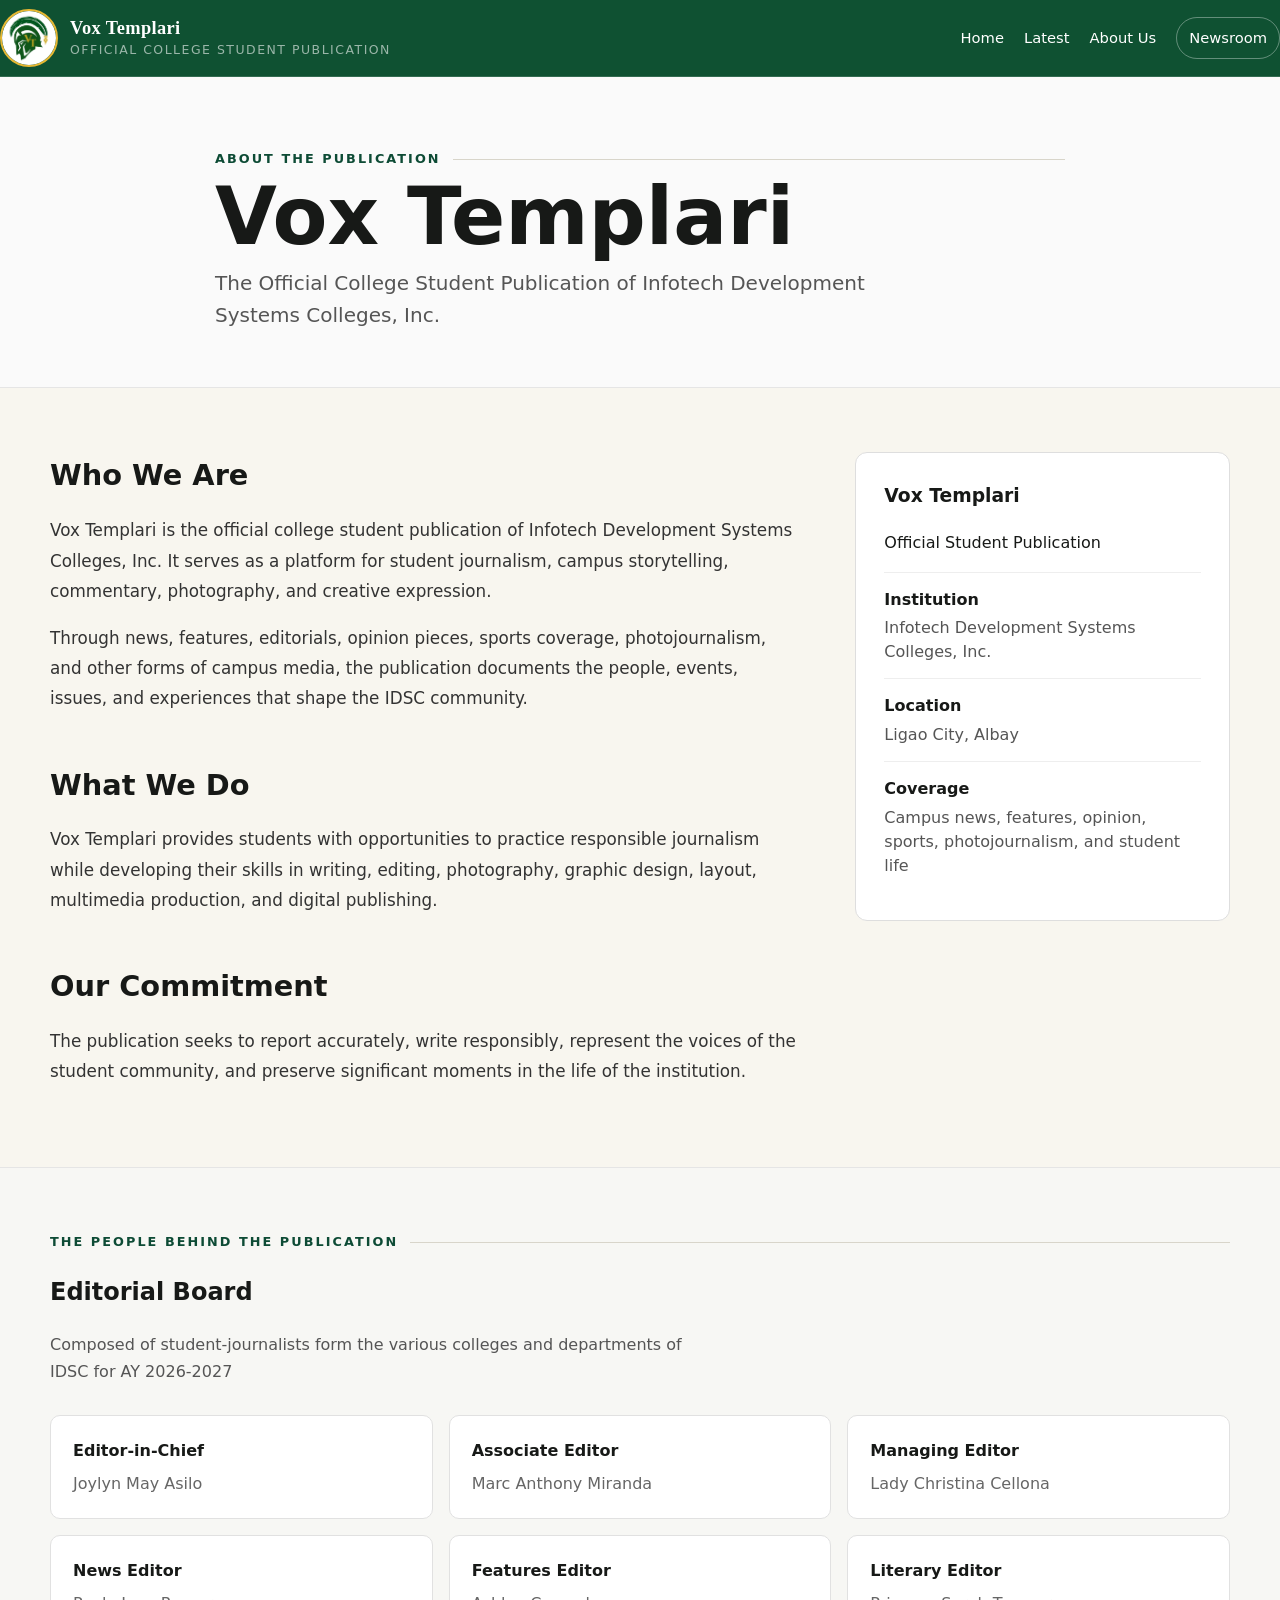
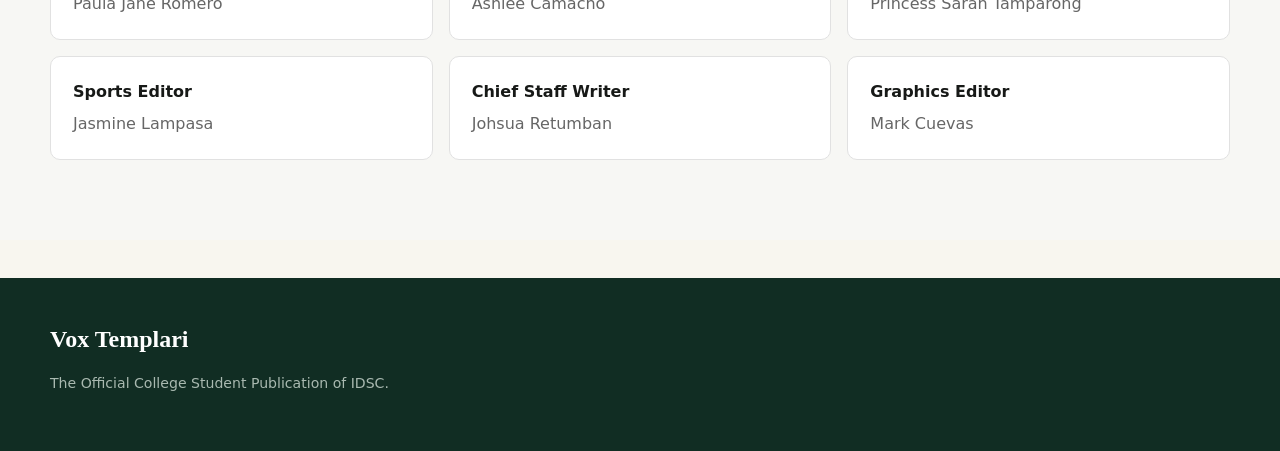
<file: about.html>
<!doctype html>
<html lang="en">

<head>
  <meta charset="utf-8">

  <meta
    name="viewport"
    content="width=device-width, initial-scale=1"
  >

  <title>About Us | Vox Templari</title>

  <meta
    name="description"
    content="Learn more about Vox Templari, the Official College Student Publication of Infotech Development Systems Colleges, Inc."
  >

  <link
    rel="stylesheet"
    href="styles.css"
  >
</head>


<body>


<!-- =========================================================
     HEADER
     ========================================================= -->

<header class="site-header">

  <div class="container header-row">

    <a
      class="brand"
      href="/"
    >

      <div class="brand-mark">
        <img
          <img src="assets/vox-templari-logo.png" 
          alt="Vox Templari Logo">
      </div>

      <div>

        <div class="brand-title">
          Vox Templari
        </div>

        <div class="brand-sub">
          Official College Student Publication
        </div>

      </div>

    </a>


    <button
      id="menuBtn"
      class="mobile-menu"
      type="button"
      aria-label="Open menu"
    >
      ☰
    </button>


    <nav
      id="mainNav"
      class="nav"
    >

      <a href="/">
        Home
      </a>

      <a href="/#latest">
        Latest
      </a>

      <a
        href="/about.html"
        class="active"
      >
        About Us
      </a>

      <a
        href="/admin.html"
        class="nav-admin"
      >
        Newsroom
      </a>

    </nav>

  </div>

</header>


<!-- =========================================================
     ABOUT HERO
     ========================================================= -->

<main>

  <section class="about-hero">

    <div class="container about-hero-inner">

      <div class="section-kicker">
        About the Publication
      </div>

      <h1>
        Vox Templari
      </h1>

      <p class="about-lead">
        The Official College Student Publication of
        Infotech Development Systems Colleges, Inc.
      </p>

    </div>

  </section>


  <!-- =======================================================
       ABOUT CONTENT
       ======================================================= -->

  <section class="about-section">

    <div class="container about-grid">

      <div class="about-main">

        <h2>
          Who We Are
        </h2>

        <p>
          Vox Templari is the official college student publication of
          Infotech Development Systems Colleges, Inc. It serves
          as a platform for student journalism, campus
          storytelling, commentary, photography, and creative
          expression.
        </p>

        <p>
          Through news, features, editorials, opinion pieces,
          sports coverage, photojournalism, and other forms of
          campus media, the publication documents the people,
          events, issues, and experiences that shape the IDSC
          community.
        </p>


        <h2>
          What We Do
        </h2>

        <p>
          Vox Templari provides students with opportunities to
          practice responsible journalism while developing their
          skills in writing, editing, photography, graphic
          design, layout, multimedia production, and digital
          publishing.
        </p>

        <h2>
          Our Commitment
        </h2>

        <p>
          The publication seeks to report accurately, write
          responsibly, represent the voices of the student
          community, and preserve significant moments in the
          life of the institution.
        </p>

      </div>


      <aside class="about-sidebar">

        <div class="about-card">

          <h3>
            Vox Templari
          </h3>

          <p>
            Official Student Publication
          </p>

          <div class="about-detail">
            <strong>Institution</strong>
            <span>
              Infotech Development Systems Colleges, Inc.
            </span>
          </div>

          <div class="about-detail">
            <strong>Location</strong>
            <span>
              Ligao City, Albay
            </span>
          </div>

          <div class="about-detail">
            <strong>Coverage</strong>
            <span>
              Campus news, features, opinion, sports,
              photojournalism, and student life
            </span>
          </div>

        </div>

      </aside>

    </div>

  </section>


  <!-- =======================================================
       EDITORIAL BOARD
       ======================================================= -->

  <section class="about-board-section">

    <div class="container">

      <div class="section-kicker">
        The People Behind the Publication
      </div>

      <h2>
        Editorial Board
      </h2>

      <p class="about-board-intro">
        Composed of student-journalists form the various colleges and departments of IDSC for AY 2026-2027
      </p>


      <div class="board-grid">

        <div class="board-card">
          <strong>Editor-in-Chief</strong>
          <span>Joylyn May Asilo</span>
        </div>

        <div class="board-card">
          <strong>Associate Editor</strong>
          <span>Marc Anthony Miranda</span>
        </div>

        <div class="board-card">
          <strong>Managing Editor</strong>
          <span>Lady Christina Cellona</span>
        </div>

        <div class="board-card">
          <strong>News Editor</strong>
          <span>Paula Jane Romero</span>
        </div>

        <div class="board-card">
          <strong>Features Editor</strong>
          <span>Ashlee Camacho</span>
        </div>

        <div class="board-card">
          <strong>Literary Editor</strong>
          <span>Princess Sarah Tamparong</span>
        </div>

         <div class="board-card">
          <strong>Sports Editor</strong>
          <span>Jasmine Lampasa</span>
        </div>

        <div class="board-card">
          <strong>Chief Staff Writer</strong>
          <span>Johsua Retumban</span>
        </div>
        
        <div class="board-card">
          <strong>Graphics Editor</strong>
          <span>Mark Cuevas</span>
        </div>

      </div>

    </div>

  </section>

</main>


<!-- =========================================================
     FOOTER
     ========================================================= -->

<footer class="site-footer">

  <div class="container">

    <div class="footer-title">
      Vox Templari
    </div>

    <p class="footer-small">
      The Official College Student Publication of IDSC.
    </p>

  </div>

</footer>


<script>

  const menuBtn =
    document.querySelector("#menuBtn");

  const mainNav =
    document.querySelector("#mainNav");


  menuBtn?.addEventListener(
    "click",
    () => {

      mainNav?.classList.toggle(
        "open"
      );

    }
  );

</script>

</body>
</html>
</file>
<file: styles.css>
:root {
  --green: #0d4b35;
  --green-2: #153f31;
  --gold: #e6b733;
  --ink: #171917;
  --muted: #6b716d;
  --paper: #f8f6ef;
  --white: #ffffff;
  --line: #d8d5ca;
  --danger: #a62a2a;
  --shadow: 0 12px 34px rgba(20, 34, 27, .09);
  --radius: 16px;
}

* { box-sizing: border-box; }
html { scroll-behavior: smooth; }
body {
  margin: 0;
  font-family: Inter, ui-sans-serif, system-ui, -apple-system, BlinkMacSystemFont, "Segoe UI", sans-serif;
  color: var(--ink);
  background: var(--paper);
  line-height: 1.6;
}
a { color: inherit; text-decoration: none; }
img { max-width: 100%; display: block; }
button, input, select, textarea { font: inherit; }
button { cursor: pointer; }

.container { width: min(1180px, calc(100% - 32px)); margin-inline: auto; }
.site-header {
  background: var(--green);
  color: white;
  border-bottom: 4px solid var(--gold);
  position: sticky;
  top: 0;
  z-index: 20;
}
.header-row { display:flex; align-items:center; justify-content:space-between; gap:24px; min-height:76px; }
.brand { display:flex; align-items:center; gap:14px; }
.brand-mark {
  width: 42px; height: 42px; border:2px solid var(--gold); border-radius:50%;
  display:grid; place-items:center; font-family: Trajan Pro, serif; font-weight:800; color:var(--gold);
}
.brand-title { font-family: Trajan Pro, 'Times New Roman', serif; font-size:1.35rem; font-weight:800; letter-spacing:.02em; }
.brand-sub { font-size:.72rem; opacity:.78; text-transform:uppercase; letter-spacing:.12em; }
.nav { display:flex; flex-wrap:wrap; align-items:center; gap:16px; font-size:.92rem; }
.nav a:hover { color:var(--gold); }
.nav-admin { padding:8px 12px; border:1px solid rgba(255,255,255,.35); border-radius:999px; }
.mobile-menu { display:none; background:none; border:0; color:#fff; font-size:1.45rem; }

.masthead { padding:48px 0 22px; border-bottom:1px solid var(--line); }
.masthead h1 { margin:0; font-family:Trajan Pro,serif; font-size:clamp(2.7rem, 7vw, 6.5rem); line-height:.9; letter-spacing:-.04em; }
.masthead p { margin:16px 0 0; max-width:680px; color:var(--muted); }
.section-kicker { display:flex; align-items:center; gap:12px; font-size:.8rem; letter-spacing:.16em; font-weight:800; text-transform:uppercase; color:var(--green); }
.section-kicker::after { content:""; height:1px; background:var(--line); flex:1; }

.hero { display:grid; grid-template-columns: 1.8fr 1fr; gap:24px; padding:34px 0 8px; }
.hero-main, .hero-side-card, .story-card { background:var(--white); border:1px solid var(--line); box-shadow:var(--shadow); }
.hero-main { border-radius:var(--radius); overflow:hidden; }
.hero-image { aspect-ratio:16/9; object-fit:cover; width:100%; background:#e8e5db; }
.hero-copy { padding:26px; }
.story-meta { color:var(--muted); font-size:.84rem; display:flex; flex-wrap:wrap; gap:9px; align-items:center; }
.story-category { color:var(--green); font-weight:800; text-transform:uppercase; letter-spacing:.08em; }
.hero-copy h2 { font-family:Georgia,serif; font-size:clamp(2rem,4vw,3.8rem); line-height:1.02; margin:12px 0; }
.deck { color:#4e544f; font-size:1.05rem; }
.hero-side { display:grid; gap:16px; }
.hero-side-card { border-radius:14px; overflow:hidden; display:grid; grid-template-columns: 118px 1fr; min-height:118px; }
.hero-side-card img { height:100%; width:100%; object-fit:cover; background:#e8e5db; }
.hero-side-copy { padding:15px; }
.hero-side-copy h3 { font-family:Georgia,serif; font-size:1.08rem; line-height:1.15; margin:6px 0 0; }

.section { padding:44px 0; }
.section-head { display:flex; justify-content:space-between; gap:20px; align-items:end; margin-bottom:20px; }
.section-head h2 { font-family:Georgia,serif; font-size:2.15rem; margin:0; }
.filters { display:flex; flex-wrap:wrap; gap:8px; }
.filter-btn { border:1px solid var(--line); background:#fff; border-radius:999px; padding:8px 13px; }
.filter-btn.active { background:var(--green); color:white; border-color:var(--green); }
.story-grid { display:grid; grid-template-columns: repeat(3, 1fr); gap:20px; }
.story-card { border-radius:14px; overflow:hidden; transition:.18s ease; }
.story-card:hover { transform:translateY(-3px); }
.story-card img { aspect-ratio:16/10; object-fit:cover; width:100%; background:#e8e5db; }
.story-card-copy { padding:18px; }
.story-card h3 { font-family:Georgia,serif; font-size:1.42rem; line-height:1.16; margin:9px 0; }
.story-card p { color:var(--muted); margin:0; font-size:.94rem; }
.empty { border:1px dashed var(--line); padding:28px; border-radius:14px; color:var(--muted); background:#fff; }

.site-footer { background:#112d23; color:#dbe5df; padding:42px 0; margin-top:38px; }
.footer-grid { display:grid; grid-template-columns:2fr 1fr 1fr; gap:28px; }
.footer-title { color:white; font-family:Georgia,serif; font-size:1.5rem; font-weight:700; }
.footer-small { color:#a9b9b0; font-size:.88rem; }

.article-shell { width:min(820px, calc(100% - 32px)); margin:46px auto; }
.article-shell .article-category { color:var(--green); font-weight:800; text-transform:uppercase; letter-spacing:.1em; font-size:.82rem; }
.article-shell h1 { font-family:Georgia,serif; font-size:clamp(2.5rem,6vw,4.8rem); line-height:1.02; margin:12px 0 16px; letter-spacing:-.025em; }
.article-deck { font-size:1.25rem; color:#555d57; }
.article-hero { width:min(1100px, calc(100% - 32px)); margin:30px auto; border-radius:18px; max-height:660px; object-fit:cover; }
.article-body { font-family:Georgia, 'Times New Roman', serif; font-size:1.16rem; line-height:1.82; }
.article-body p { margin:0 0 1.35em; }
.article-body h2, .article-body h3 { line-height:1.2; margin-top:1.8em; }
.article-body blockquote { border-left:4px solid var(--gold); margin:1.7em 0; padding:2px 0 2px 22px; color:#48504b; font-style:italic; }
.byline { margin:20px 0 28px; color:var(--muted); }

/* Admin */
.admin-body { background:#eef1ee; }
.admin-top { background:var(--green); color:white; }
.admin-top .container { min-height:66px; display:flex; align-items:center; justify-content:space-between; gap:20px; }
.admin-layout { display:grid; grid-template-columns:260px 1fr; min-height:calc(100vh - 66px); }
.sidebar { background:#17392d; color:#dae8df; padding:24px 18px; }
.sidebar button, .sidebar a { width:100%; display:block; text-align:left; color:inherit; background:transparent; border:0; padding:11px 12px; border-radius:9px; }
.sidebar button:hover, .sidebar a:hover { background:rgba(255,255,255,.08); }
.admin-main { padding:28px; min-width:0; }
.panel { background:white; border:1px solid #d7ded9; border-radius:14px; padding:22px; box-shadow:0 8px 25px rgba(30,50,38,.05); margin-bottom:22px; }
.panel h2, .panel h3 { margin-top:0; }
.form-grid { display:grid; grid-template-columns:1fr 1fr; gap:16px; }
.field { display:grid; gap:7px; }
.field.full { grid-column:1/-1; }
label { font-weight:700; font-size:.9rem; }
input, select, textarea { width:100%; border:1px solid #cbd4ce; border-radius:9px; background:#fff; padding:10px 12px; }
textarea { min-height:110px; resize:vertical; }
.editor-toolbar { display:flex; flex-wrap:wrap; align-items:center; gap:5px; padding:8px; border:1px solid #cbd4ce; border-bottom:0; border-radius:9px 9px 0 0; background:#f5f7f5; position:sticky; top:0; z-index:3; }
.editor-toolbar button { min-width:34px; border:1px solid #d5ddd8; border-radius:6px; background:#fff; padding:6px 9px; line-height:1.2; }
.editor-toolbar button:hover, .editor-toolbar button:focus-visible { border-color:#91a59a; background:#eef4f0; }
.editor-toolbar button[data-cmd="justifyCenter"] { text-align:center; }
.editor-toolbar button[data-cmd="justifyRight"] { text-align:right; }
.editor-select { width:auto; min-width:92px; max-width:170px; padding:6px 28px 6px 9px; border:1px solid #d5ddd8; border-radius:6px; background:#fff; }
.editor-font { min-width:128px; }
.editor-size { min-width:92px; }
.toolbar-separator { width:1px; height:26px; margin:0 3px; background:#d5ddd8; }
.rich-editor { min-height:340px; padding:18px; border:1px solid #cbd4ce; border-radius:0 0 9px 9px; background:#fff; overflow:auto; font-family:Georgia, 'Times New Roman', serif; font-size:1.05rem; line-height:1.75; }
.rich-editor:focus { outline:2px solid rgba(13,75,53,.2); }
.rich-editor h2, .rich-editor h3 { line-height:1.2; }
.rich-editor blockquote { border-left:4px solid var(--gold); margin:1.4em 0; padding:2px 0 2px 18px; color:#48504b; font-style:italic; }
@media (max-width: 700px) {
  .editor-toolbar { position:static; }
  .toolbar-separator { display:none; }
  .editor-font { flex:1 1 135px; }
  .editor-size { flex:1 1 100px; }
}
.actions { display:flex; flex-wrap:wrap; gap:10px; align-items:center; }
.btn { border:0; border-radius:9px; padding:10px 15px; font-weight:800; }
.btn-primary { background:var(--green); color:white; }
.btn-secondary { background:#e8ede9; color:#203c30; }
.btn-gold { background:var(--gold); color:#1c241e; }
.btn-danger { background:#fae5e5; color:var(--danger); }
.status { font-size:.88rem; color:var(--muted); }
.article-list { display:grid; gap:10px; }
.admin-item { border:1px solid #d9e0db; border-radius:10px; padding:13px; display:grid; grid-template-columns:1fr auto; gap:10px; background:#fff; }
.admin-item-title { font-weight:800; }
.badge { display:inline-block; border-radius:999px; padding:3px 8px; font-size:.72rem; font-weight:800; text-transform:uppercase; letter-spacing:.06em; background:#e8ede9; color:#375344; }
.badge.published { background:#dff2e7; color:#176137; }
.badge.draft { background:#fff2cc; color:#755a00; }
.drag-list { display:grid; gap:9px; }
.drag-item { border:1px solid #ccd5cf; background:#fff; padding:12px 14px; border-radius:9px; display:flex; align-items:center; gap:12px; cursor:grab; }
.drag-handle { color:#8e9992; font-size:1.25rem; }
.drag-item.dragging { opacity:.45; }
.login-wrap { min-height:100vh; display:grid; place-items:center; padding:24px; background:linear-gradient(135deg,#0d4b35,#17392d); }
.login-card { width:min(430px,100%); background:#fff; padding:30px; border-radius:18px; box-shadow:0 30px 70px rgba(0,0,0,.25); }
.login-card h1 { font-family:Georgia,serif; margin:0 0 5px; }
.login-card .field { margin:14px 0; }
.hidden { display:none !important; }
.notice { padding:11px 13px; border-radius:8px; background:#eef5f0; color:#234332; font-size:.9rem; }
.notice.error { background:#fae8e8; color:#7d2020; }

@media (max-width: 900px) {
  .hero, .story-grid, .footer-grid { grid-template-columns:1fr; }
  .hero-side { grid-template-columns:1fr 1fr; }
  .nav { display:none; position:absolute; top:76px; left:0; right:0; background:var(--green); padding:16px; border-top:1px solid rgba(255,255,255,.15); }
  .nav.open { display:flex; flex-direction:column; align-items:flex-start; }
  .mobile-menu { display:block; }
  .admin-layout { grid-template-columns:1fr; }
  .sidebar { display:flex; overflow:auto; gap:6px; padding:10px; }
  .sidebar button, .sidebar a { width:auto; white-space:nowrap; }
}
@media (max-width: 620px) {
  .hero-side { grid-template-columns:1fr; }
  .hero-side-card { grid-template-columns:100px 1fr; }
  .form-grid { grid-template-columns:1fr; }
  .field.full { grid-column:auto; }
  .admin-main { padding:15px; }
}
/* ============================================================
   VOX TEMPLARI
   HEADER + BRAND LOGO FIX
   Paste this entire section at the VERY BOTTOM of styles.css
   ============================================================ */


/* ------------------------------------------------------------
   MAIN HEADER
   ------------------------------------------------------------ */

.site-header {
  width: 100%;
  background: #ffffff;
  border-bottom: 1px solid #e5e5e5;
  position: relative;
  z-index: 100;
}


/* ------------------------------------------------------------
   HEADER INNER ROW
   Keeps logo/brand on LEFT and navigation on RIGHT
   ------------------------------------------------------------ */

.site-header .header-row {
  width: 100%;
  display: flex;
  align-items: center;
  justify-content: space-between;

  gap: 24px;

  margin: 0 auto;
}


/* ------------------------------------------------------------
   BRAND
   ------------------------------------------------------------ */

.site-header .brand {
  display: flex;
  align-items: center;
  justify-content: flex-start;

  gap: 12px;

  margin: 0 !important;
  padding: 0;

  text-align: left;

  text-decoration: none;

  flex: 0 0 auto;
}


/* ------------------------------------------------------------
   LOGO HOLDER
   ------------------------------------------------------------ */

.site-header .brand-mark {
  width: 58px;
  height: 58px;

  min-width: 58px;
  min-height: 58px;

  display: flex;
  align-items: center;
  justify-content: center;

  margin: 0 !important;
  padding: 0;

  overflow: hidden;

  border-radius: 50%;

  background: transparent;

  flex: 0 0 58px;
}


/* ------------------------------------------------------------
   ACTUAL LOGO IMAGE
   ------------------------------------------------------------ */

.site-header .brand-mark img {
  width: 100%;
  height: 100%;

  display: block;

  object-fit: contain;

  margin: 0;
  padding: 0;
}


/* ------------------------------------------------------------
   PUBLICATION NAME
   ------------------------------------------------------------ */

.site-header .brand-title {
  margin: 0;
  padding: 0;

  font-size: 1.15rem;
  font-weight: 700;
  line-height: 1.15;

  color: #111111;

  text-align: left;
}


/* ------------------------------------------------------------
   PUBLICATION SUBTITLE
   ------------------------------------------------------------ */

.site-header .brand-sub {
  margin-top: 3px;
  padding: 0;

  font-size: 0.78rem;
  line-height: 1.2;

  color: #666666;

  text-align: left;
}


/* ------------------------------------------------------------
   NAVIGATION
   ------------------------------------------------------------ */

.site-header .nav {
  display: flex;
  align-items: center;
  justify-content: flex-end;

  gap: 20px;

  margin-left: auto;
}


.site-header .nav a {
  text-decoration: none;
}


/* ------------------------------------------------------------
   MOBILE MENU BUTTON
   ------------------------------------------------------------ */

.site-header .mobile-menu {
  margin-left: auto;
}


/* ============================================================
   MOBILE HEADER
   ============================================================ */

@media (max-width: 768px) {

  .site-header .header-row {
    display: flex;
    align-items: center;
    justify-content: space-between;

    gap: 12px;
  }


  .site-header .brand {
    display: flex;
    align-items: center;
    justify-content: flex-start;

    margin: 0 !important;

    max-width: calc(100% - 60px);
  }


  .site-header .brand-mark {
    width: 48px;
    height: 48px;

    min-width: 48px;
    min-height: 48px;

    flex: 0 0 48px;

    margin: 0 !important;
  }


  .site-header .brand-title {
    font-size: 1rem;
  }


  .site-header .brand-sub {
    font-size: 0.7rem;
  }


  .site-header .mobile-menu {
    display: block;

    margin-left: auto;
    margin-right: 0;
  }


  .site-header .nav {
    position: absolute;

    top: 100%;
    left: 0;
    right: 0;

    display: none;
    flex-direction: column;
    align-items: flex-start;

    gap: 0;

    padding: 12px 20px;

    background: #ffffff;

    border-bottom: 1px solid #e5e5e5;
  }


  .site-header .nav.open {
    display: flex;
  }


  .site-header .nav a {
    width: 100%;

    padding: 10px 0;
  }

}


/* ============================================================
   VERY SMALL SCREENS
   ============================================================ */

@media (max-width: 420px) {

  .site-header .brand-mark {
    width: 42px;
    height: 42px;

    min-width: 42px;
    min-height: 42px;

    flex-basis: 42px;
  }


  .site-header .brand-title {
    font-size: 0.95rem;
  }


  .site-header .brand-sub {
    font-size: 0.65rem;
  }

}
/* ============================================================
   ABOUT US PAGE
   ============================================================ */

.about-hero {
  padding: 72px 0 56px;
  border-bottom: 1px solid #e5e5e5;
  background: #fafafa;
}


.about-hero-inner {
  max-width: 850px;
}


.about-hero h1 {
  margin: 10px 0 12px;
  font-size: clamp(
    2.5rem,
    7vw,
    5rem
  );
  line-height: 0.95;
}


.about-lead {
  max-width: 680px;
  margin: 0;
  font-size: 1.25rem;
  line-height: 1.6;
  color: #555;
}


.about-section {
  padding: 64px 0;
}


.about-grid {
  display: grid;
  grid-template-columns:
    minmax(0, 2fr)
    minmax(260px, 1fr);

  gap: 56px;
}


.about-main {
  max-width: 760px;
}


.about-main h2 {
  margin-top: 0;
  margin-bottom: 16px;
  font-size: 1.8rem;
}


.about-main h2:not(:first-child) {
  margin-top: 48px;
}


.about-main p {
  font-size: 1.05rem;
  line-height: 1.8;
  color: #333;
}


.about-card {
  padding: 28px;

  border: 1px solid #dedede;
  border-radius: 12px;

  background: #fff;
}


.about-card h3 {
  margin-top: 0;
}


.about-detail {
  display: flex;
  flex-direction: column;

  gap: 4px;

  padding: 14px 0;

  border-top: 1px solid #eeeeee;
}


.about-detail span {
  line-height: 1.5;
  color: #555;
}


.about-board-section {
  padding: 64px 0 80px;

  background: #f7f7f4;

  border-top: 1px solid #e5e5e5;
}


.about-board-intro {
  max-width: 650px;

  color: #555;

  line-height: 1.7;
}


.board-grid {
  display: grid;

  grid-template-columns:
    repeat(
      3,
      minmax(0, 1fr)
    );

  gap: 16px;

  margin-top: 30px;
}


.board-card {
  display: flex;
  flex-direction: column;

  gap: 7px;

  padding: 22px;

  background: #ffffff;

  border: 1px solid #e1e1e1;

  border-radius: 10px;
}


.board-card span {
  color: #666;
}


/* ============================================================
   ARTICLE PREVIOUS / NEXT NAVIGATION
   ============================================================ */

.article-navigation {
  max-width: 1100px;

  margin: 64px auto 0;

  padding: 32px 20px 56px;

  border-top: 1px solid #dedede;
}


.article-nav-inner {
  display: grid;

  grid-template-columns:
    minmax(0, 1fr)
    auto
    minmax(0, 1fr);

  align-items: center;

  gap: 30px;
}


.article-nav-item {
  display: flex;
  flex-direction: column;

  gap: 7px;

  text-decoration: none;

  color: inherit;
}


.article-nav-item strong {
  font-family: Georgia, serif;

  font-size: 1.05rem;

  line-height: 1.4;
}


.article-nav-prev {
  text-align: left;
}


.article-nav-next {
  text-align: right;
}


.article-nav-label {
  font-size: 0.75rem;

  text-transform: uppercase;

  letter-spacing: 0.08em;

  color: #777;
}


.article-nav-all {
  padding: 10px 16px;

  border: 1px solid #cccccc;

  border-radius: 999px;

  text-decoration: none;

  white-space: nowrap;

  color: inherit;
}


.article-nav-item:hover strong,
.article-nav-all:hover {
  text-decoration: underline;
}


/* ============================================================
   MOBILE
   ============================================================ */

@media (max-width: 768px) {

  .about-grid {
    grid-template-columns: 1fr;

    gap: 36px;
  }


  .board-grid {
    grid-template-columns:
      1fr 1fr;
  }


  .article-nav-inner {
    grid-template-columns:
      1fr 1fr;
  }


  .article-nav-all {
    grid-column:
      1 / -1;

    grid-row: 2;

    justify-self: center;

    order: 3;
  }

}


@media (max-width: 520px) {

  .board-grid {
    grid-template-columns: 1fr;
  }


  .article-navigation {
    margin-top: 44px;
  }


  .article-nav-inner {
    grid-template-columns: 1fr;

    gap: 28px;
  }


  .article-nav-next {
    text-align: left;
  }


  .article-nav-all {
    grid-column: auto;

    grid-row: auto;

    justify-self: start;
  }

}
/* ============================================================
   VOX TEMPLARI HEADER
   ============================================================ */

.site-header {
  width: 100%;
  background: #0f5132;
  border-bottom: 1px solid rgba(255,255,255,0.15);
  position: relative;
  z-index: 100;
}

.site-header .header-row {
  width: 100%;
  display: flex;
  align-items: center;
  justify-content: space-between;
  gap: 24px;
  margin: 0 auto;
}

.site-header .brand {
  display: flex;
  align-items: center;
  justify-content: flex-start;
  gap: 12px;
  margin: 0 !important;
  padding: 0;
  text-align: left;
  text-decoration: none;
  flex: 0 0 auto;
}

.site-header .brand-mark {
  width: 58px;
  height: 58px;
  min-width: 58px;
  min-height: 58px;

  display: flex;
  align-items: center;
  justify-content: center;

  margin: 0 !important;
  padding: 0;

  overflow: hidden;

  border-radius: 50%;
  background: transparent;

  flex: 0 0 58px;
}

.site-header .brand-mark img {
  width: 100%;
  height: 100%;
  display: block;
  object-fit: contain;
}

.site-header .brand-title {
  color: #ffffff;
  font-size: 1.15rem;
  font-weight: 700;
  line-height: 1.15;
}

.site-header .brand-sub {
  margin-top: 3px;
  color: rgba(255,255,255,0.75);
  font-size: 0.78rem;
  line-height: 1.2;
}

.site-header .nav {
  display: flex;
  align-items: center;
  justify-content: flex-end;
  gap: 20px;
  margin-left: auto;
}

.site-header .nav a {
  color: #ffffff;
  text-decoration: none;
}

.site-header .nav a:hover {
  opacity: 0.8;
}

@media (max-width: 768px) {

  .site-header .header-row {
    gap: 12px;
  }

  .site-header .brand-mark {
    width: 48px;
    height: 48px;
    min-width: 48px;
    min-height: 48px;
    flex: 0 0 48px;
  }

  .site-header .brand-title {
    font-size: 1rem;
  }

  .site-header .brand-sub {
    font-size: 0.7rem;
  }

  .site-header .mobile-menu {
    margin-left: auto;
    color: #ffffff;
  }

  .site-header .nav {
    position: absolute;

    top: 100%;
    left: 0;
    right: 0;

    display: none;
    flex-direction: column;
    align-items: flex-start;

    padding: 12px 20px;

    background: #0f5132;

    border-bottom: 1px solid rgba(255,255,255,0.15);
  }

  .site-header .nav.open {
    display: flex;
  }

  .site-header .nav a {
    width: 100%;
    padding: 10px 0;
    color: #ffffff;
  }

}
</file>
